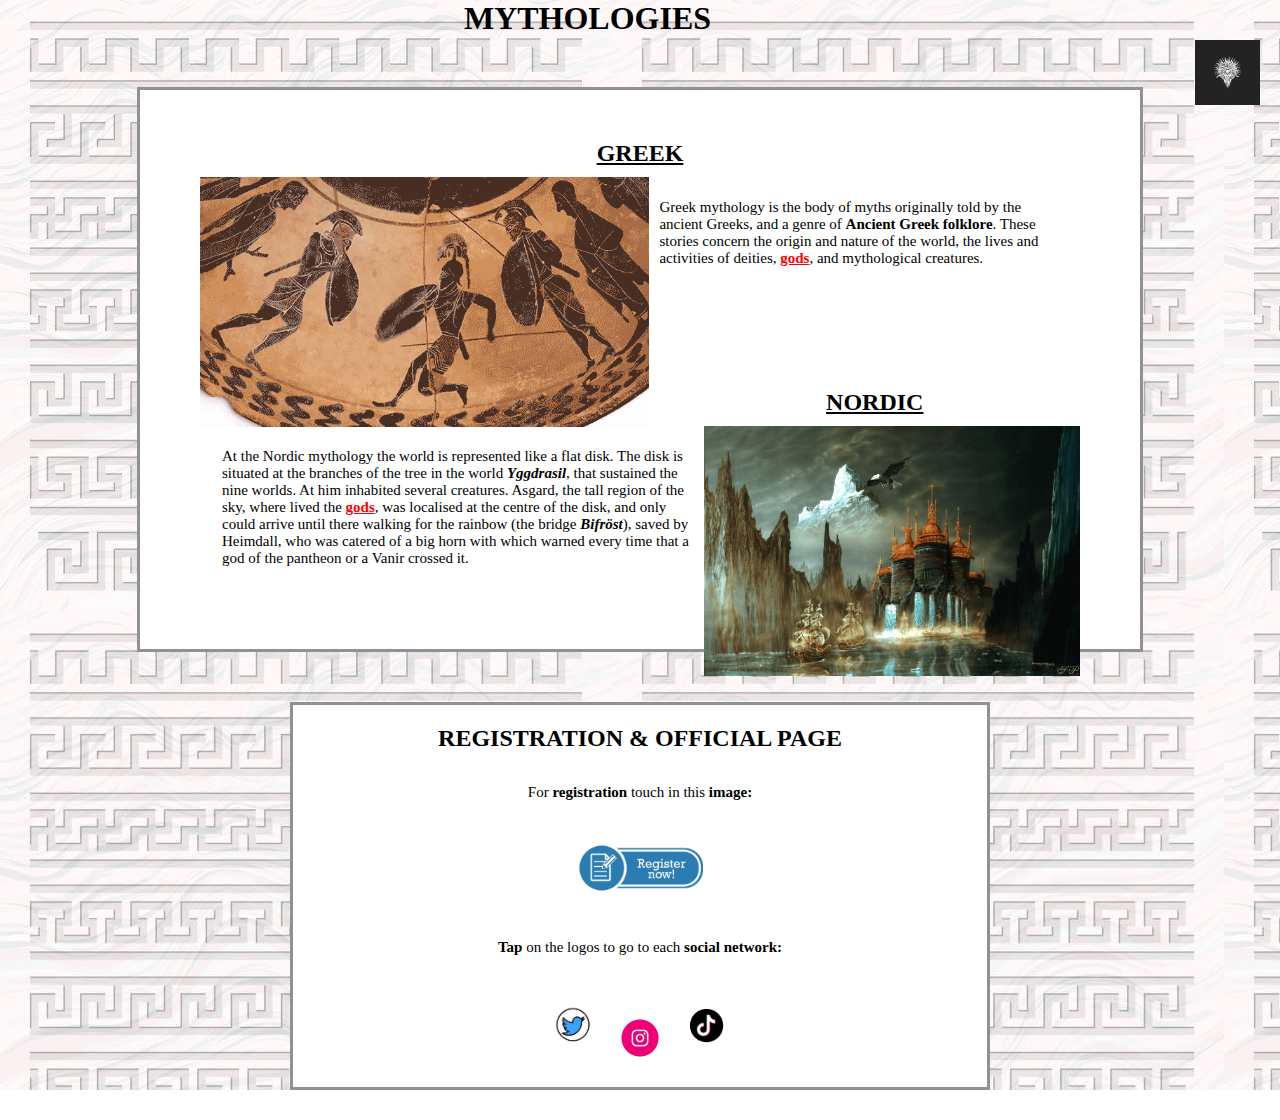
<file: index.html>
<!DOCTYPE html>
<html lang="en">

<head>
    <meta charset="utf-8">
    <title>MYTHOLOGIES</title>
    <link href="CSS/style.css" type="text/css" rel="stylesheet">
</head>

<body>
    <div class="div-image-fondo-todo">
        <img src="IMAGES/logo.jpg" class="logo">
        <header>
            <h1><a>MYTHOLOGIES</a></h1>

        </header>
        <article class="fondoinicio">
            <section>
                <h2><a href="GREEK/greek.html" class="coltitulos">GREEK</a></h2>

                <img src="IMAGES/provagifindex.gif" class="imagesIndexGreek">

                <p>Greek mythology is the body of myths originally told by the ancient Greeks, and a genre of <a class="negritapalabras">Ancient
                    Greek
                    folklore</a>. These stories concern the origin and nature of the world, the lives and activities of
                    deities,
                    <a href="GREEK/godsGreek.html" class="colpalabras">gods</a>, and mythological creatures.</p>
            </section>
            <section>
                <h2><a href="NORDIC/nordic.html" class="coltitulos">NORDIC</a></h2>

                <img src="IMAGES/provafigindex2.gif" class="imagesIndexNordic">
                <p>At the Nordic mythology the world is represented like a flat disk. The disk is situated at the
                    branches of the tree in the world <a class="negritapalabras"><i>Yggdrasil</i></a>, that sustained the nine worlds. At him inhabited
                    several
                    creatures.
                    Asgard, the tall region of the sky, where lived the <a href="NORDIC/godsNordic.html"
                        class="colpalabras">gods</a>, was
                    localised at the centre of the disk, and
                    only could arrive until there walking for the rainbow (the bridge <a class="negritapalabras"><i>Bifröst</i></a>), saved by
                    Heimdall, who
                    was
                    catered of a big horn with which warned every time that a god of the pantheon or a Vanir crossed it.
                </p>
            </section>
        </article>
        <footer class="fondogreek">
            <h2><a class="coltitulos">REGISTRATION & OFFICIAL PAGE</a></h2>
            <p>For <a class="negritapalabras">registration</a> touch in this <a class="negritapalabras">image:</a> </p>
            <a href="registration.html"><img src="IMAGES/4.gif" class="fotosRegistro"></a>
            <div>
                <p><a class="negritapalabras">Tap</a> on the logos to go to each <a class="negritapalabras">social
                        network:</a></p>
                <a href="https://twitter.com/MythologiesEFR"><img src="IMAGES/1.webp" class="fotosTwitter"></a>
                <a href="https://instagram.com/mythologiesefr"><img src="IMAGES/2.gif" class="fotosInsta"></a>
                <a href="https://www.tiktok.com/@mythologiesefr?is_from_webapp=1&sender_device=pc"><img
                        src="IMAGES/3.gif" class="fotosTwitter"></a>
            </div>

        </footer>
</body>

</html>
</file>
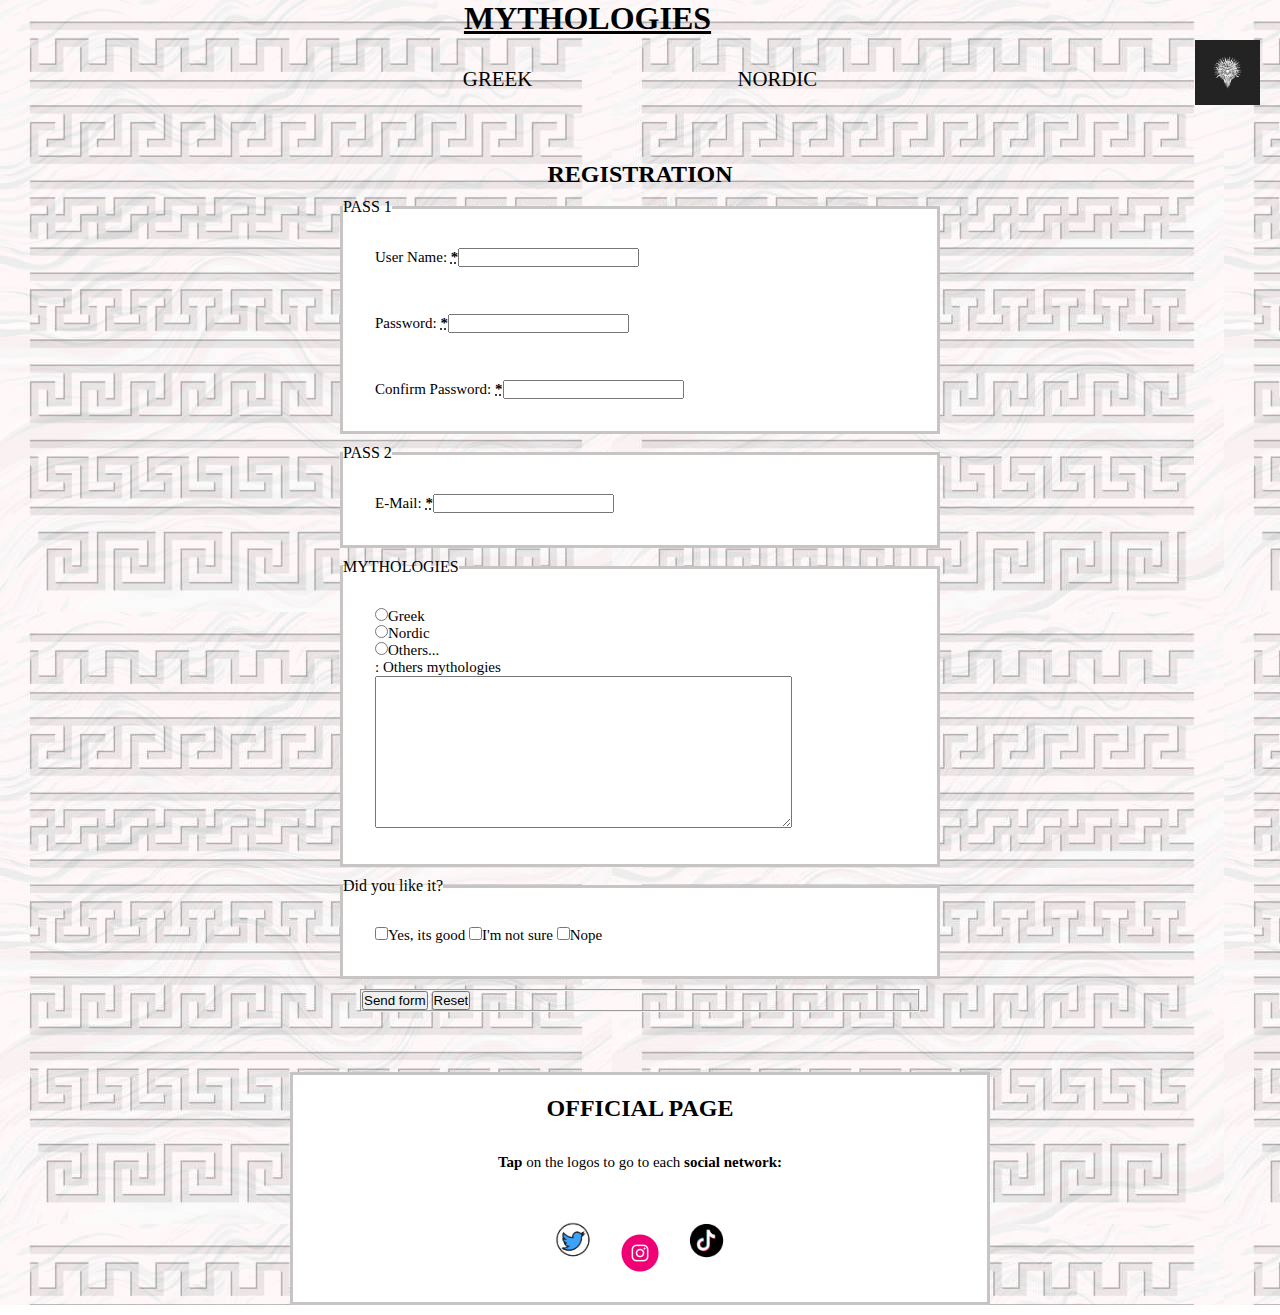
<file: registration.html>
<!DOCTYPE html>
<html lang="en">

<head>
    <meta charset="utf-8">
    <title>MYTHOLOGIES</title>
    <link href="CSS/style.css" type="text/css" rel="stylesheet">
</head>

<body>
    <div class="div-image-fondo-todo">
        <img src="IMAGES/logo.jpg" class="logo">

        <header>
            <h1><a href="index.html" class="coltitulos">MYTHOLOGIES</a></h1>

            <nav>
                <ul>
                    <li><a href="GREEK/greek.html">GREEK</a></li>
                    <li><a href="NORDIC/nordic.html">NORDIC</a></li>
                </ul>
            </nav>
        </header>
        <section>
            <h2>REGISTRATION</h2>
            <fieldset class="fondoregistre">
                <legend>PASS 1</legend>
                <p>
                    User Name: <strong><abbr title="required">*</abbr></strong><input name="username" type="text" />
                </p>
                <p>
                    Password: <strong><abbr title="required">*</abbr></strong><input name="password" type="password" />
                </p>
                <p>
                    Confirm Password: <strong><abbr title="required">*</abbr></strong><input name="confirm"
                        type="password" />
                </p>
            </fieldset>

            <fieldset class="fondoregistre">
                <legend>PASS 2</legend>
                <p>
                    E-Mail: <strong><abbr title="required">*</abbr></strong><input name="E-Mail" type="text" />
                </p>
            </fieldset>
            <fieldset class="fondoregistre">
                <legend>MYTHOLOGIES</legend>
                <p>
                    <input type="radio" name="PC" value="G">Greek<br>
                    <input type="radio" name="PC" value="N">Nordic<br>
                    <input type="radio" name="PC" value="O">Others...
                    <legend>: Others mythologies</legend>
                    <textarea name="comments" rows="10" cols="50"></textarea>

                </p>
            </fieldset>
            <fieldset class="fondoregistre">
                <legend>Did you like it?</legend>
                <p>
                    <input type="checkbox" name="like_1">Yes, its good
                    <input type="checkbox" name="like_2">I'm not sure
                    <input type="checkbox" name="like_3">Nope
                </p>
            </fieldset>

            <fieldset class="bottons">
                <input type="submit" value="Send form">
                <input type="reset" value="Reset">
            </fieldset>

        </section>

        <footer class="fondoregistre">
            <h2><a>OFFICIAL PAGE</a></h2>
            <div>
                <p><a class="negritapalabras">Tap</a> on the logos to go to each <a class="negritapalabras">social
                        network:</a></p>
                        <a href="https://twitter.com/MythologiesEFR"><img src="IMAGES/1.webp" class="fotosTwitter"></a>

                <a href="https://instagram.com/mythologiesefr"><img src="IMAGES/2.gif" class="fotosInsta"></a>
                <a href="https://www.tiktok.com/@mythologiesefr?is_from_webapp=1&sender_device=pc"><img
                        src="IMAGES/3.gif" class="fotosTwitter"></a>
            </div>

        </footer>
</body>

</html>
</file>
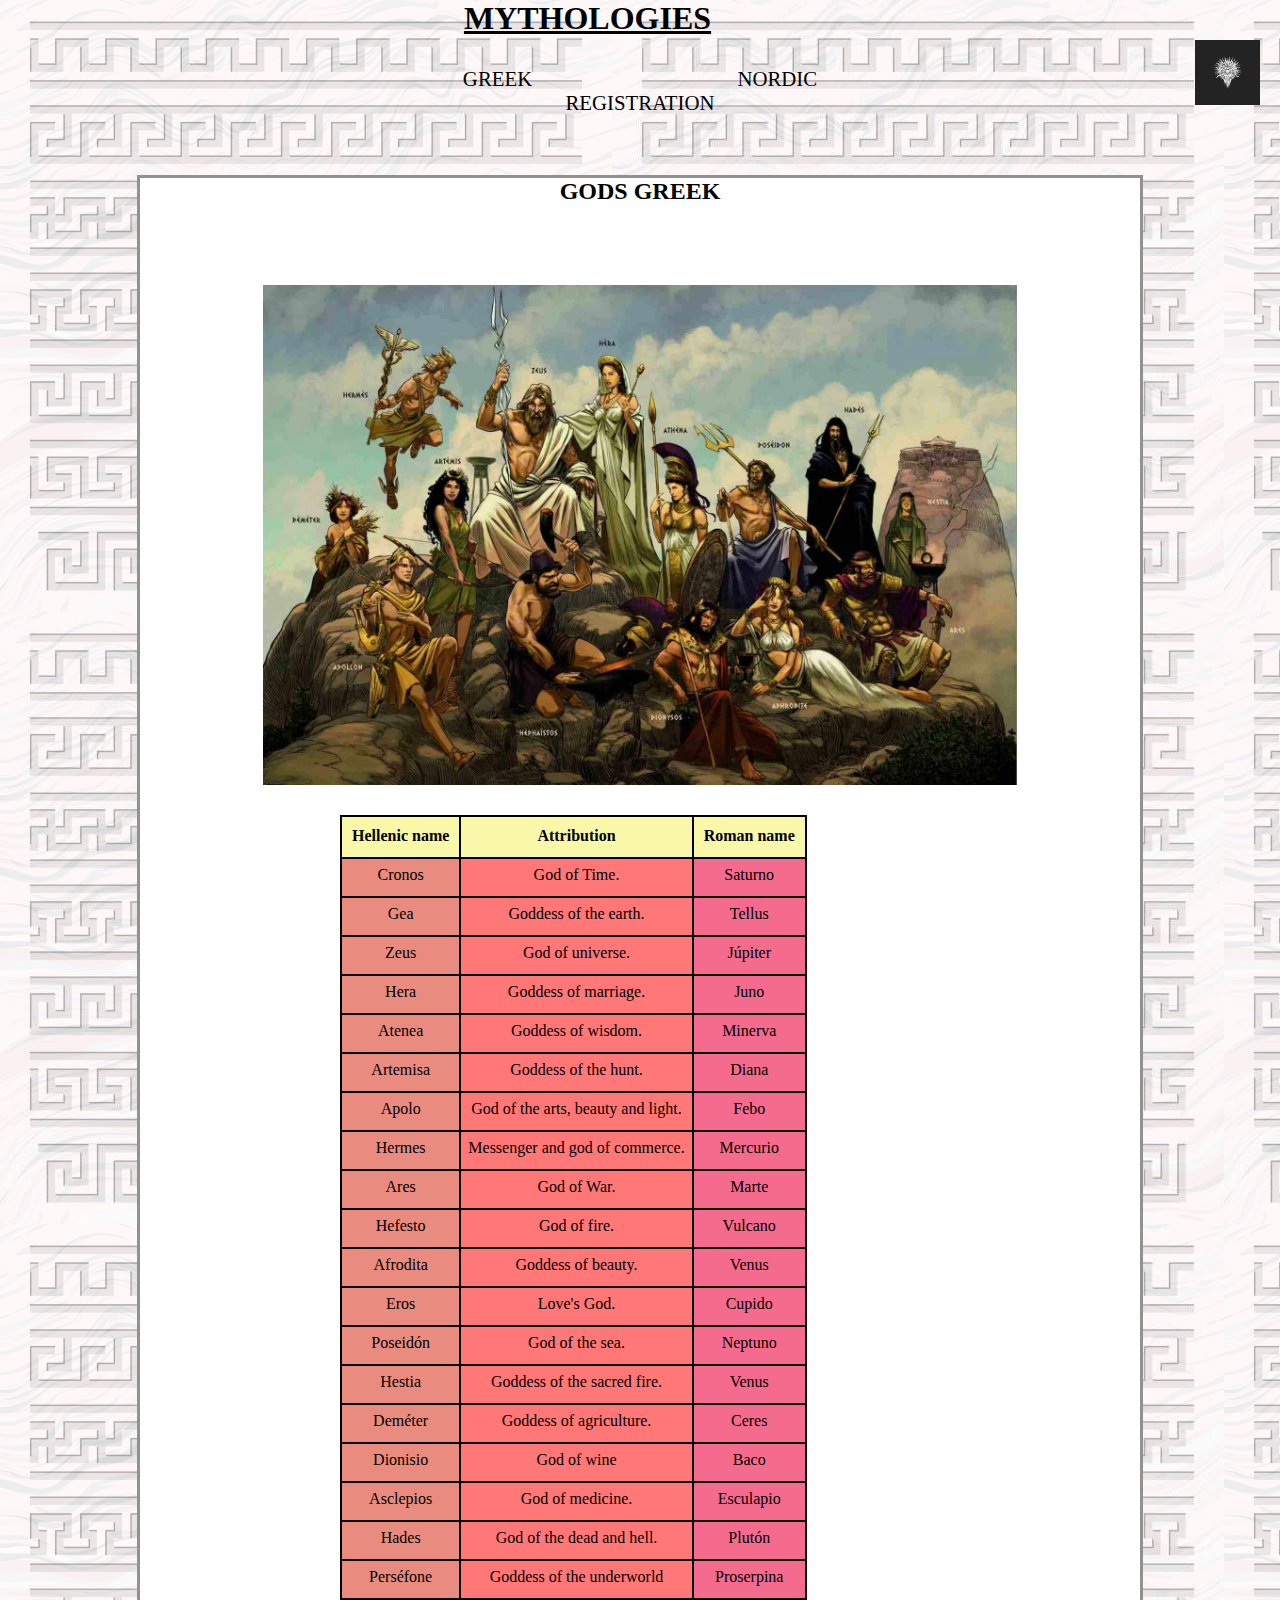
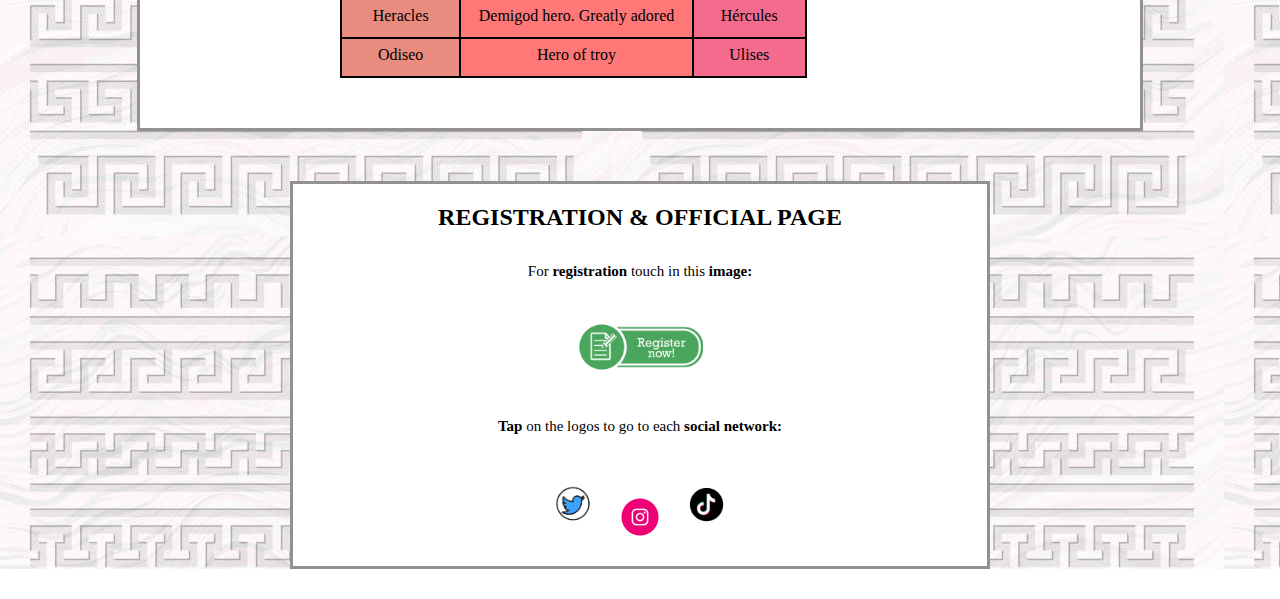
<file: GREEK/godsGreek.html>
<!DOCTYPE html>
<html lang="en">

<head>
    <meta charset="utf-8">
    <title>MYTHOLOGIES</title>
    <link href="../CSS/style.css" type="text/css" rel="stylesheet">
</head>

<body>
    <div class="div-image-fondo-greek">
        <img src="../IMAGES/logo.jpg" class="logo">
        <header>
            <h1><a href="../index.html" class="coltitulos">MYTHOLOGIES</a></h1>
            <nav>
                <ul>
                    <li><a href="../GREEK/greek.html">GREEK</a></li>
                    <li><a href="../NORDIC/nordic.html">NORDIC</a></li>
                    <li><a href="../registration.html">REGISTRATION</a></li>
                </ul>
            </nav>
        </header>
        <article class="fondogreek">
            <h2>GODS GREEK</h2>
            <section>
                <img src="../IMAGES/GodsGreeks.jpg" class="godsgreeks">
                <table>
                    <thead>
                        <tr>
                            <th>Hellenic name</th>
                            <th>Attribution</th>
                            <th>Roman name</th>
                        </tr>
                    </thead>
                    <tbody>
                        <tr>
                            <td class="hellenicname">Cronos</td>
                            <td class="attribution">God of Time.</td>
                            <td>Saturno</td>
                        </tr>
                        <tr>
                            <td class="hellenicname">Gea</td>
                            <td class="attribution">Goddess of the earth.</td>
                            <td>Tellus</td>
                        </tr>
                        <tr>
                            <td class="hellenicname">Zeus</td>
                            <td class="attribution">God of universe.</td>
                            <td>Júpiter</td>
                        </tr>
                        <tr>
                            <td class="hellenicname">Hera</td>
                            <td class="attribution">Goddess of marriage.</td>
                            <td>Juno</td>
                        </tr>
                        <tr>
                            <td class="hellenicname">Atenea</td>
                            <td class="attribution">Goddess of wisdom.</td>
                            <td>Minerva</td>
                        </tr>
                        <tr>
                            <td class="hellenicname">Artemisa</td>
                            <td class="attribution">Goddess of the hunt.</td>
                            <td>Diana</td>
                        </tr>
                        <tr>
                            <td class="hellenicname">Apolo</td>
                            <td class="attribution">God of the arts, beauty and light.</td>
                            <td>Febo</td>
                        </tr>
                        <tr>
                            <td class="hellenicname">Hermes</td>
                            <td class="attribution">Messenger and god of commerce.</td>
                            <td>Mercurio</td>
                        </tr>
                        <tr>
                            <td class="hellenicname">Ares</td>
                            <td class="attribution">God of War.</td>
                            <td>Marte</td>
                        </tr>
                        <tr>
                            <td class="hellenicname">Hefesto</td>
                            <td class="attribution">God of fire.</td>
                            <td>Vulcano</td>
                        </tr>
                        <tr>
                            <td class="hellenicname">Afrodita</td>
                            <td class="attribution">Goddess of beauty.</td>
                            <td>Venus</td>
                        </tr>
                        <tr>
                            <td class="hellenicname">Eros</td>
                            <td class="attribution">Love's God.</td>
                            <td>Cupido</td>
                        </tr>
                        <tr>
                            <td class="hellenicname">Poseidón</td>
                            <td class="attribution">God of the sea.</td>
                            <td>Neptuno</td>
                        </tr>
                        <tr>
                            <td class="hellenicname">Hestia</td>
                            <td class="attribution">Goddess of the sacred fire.</td>
                            <td>Venus</td>
                        </tr>
                        <tr>
                            <td class="hellenicname">Deméter</td>
                            <td class="attribution">Goddess of agriculture.</td>
                            <td>Ceres</td>
                        </tr>
                        <tr>
                            <td class="hellenicname">Dionisio</td>
                            <td class="attribution">God of wine</td>
                            <td>Baco</td>
                        </tr>
                        <tr>
                            <td class="hellenicname">Asclepios</td>
                            <td class="attribution">God of medicine.</td>
                            <td>Esculapio</td>
                        </tr>
                        <tr>
                            <td class="hellenicname">Hades</td>
                            <td class="attribution">God of the dead and hell.</td>
                            <td>Plutón</td>
                        </tr>
                        <tr>
                            <td class="hellenicname">Perséfone</td>
                            <td class="attribution">Goddess of the underworld</td>
                            <td>Proserpina </td>
                        </tr>
                        <tr>
                            <td class="hellenicname">Heracles</td>
                            <td class="attribution">Demigod hero. Greatly adored</td>
                            <td>Hércules</td>
                        </tr>
                        <tr>
                            <td class="hellenicname">Odiseo</td>
                            <td class="attribution">Hero of troy</td>
                            <td>Ulises</td>
                        </tr>
                    </tbody>
                </table>
            </section>
        </article>
        <footer class="fondogreek">
            <h2><a class="coltitulos">REGISTRATION & OFFICIAL PAGE</a></h2>
            <p>For <a class="negritapalabras">registration</a> touch in this <a class="negritapalabras">image:</a> </p>
            <a href="../registration.html"><img src="../IMAGES/4.gif" class="fotosRegistro"></a>
            <div>
                <p><a class="negritapalabras">Tap</a> on the logos to go to each <a class="negritapalabras">social
                        network:</a></p>
                <a href="https://twitter.com/MythologiesEFR"><img src="../IMAGES/1.webp" class="fotosTwitter"></a>
                <a href="https://instagram.com/mythologiesefr"><img src="../IMAGES/2.gif" class="fotosInsta"></a>
                <a href="https://www.tiktok.com/@mythologiesefr?is_from_webapp=1&sender_device=pc"><img
                        src="../IMAGES/3.gif" class="fotosTwitter"></a>
            </div>

        </footer>
</body>

</html>
</file>
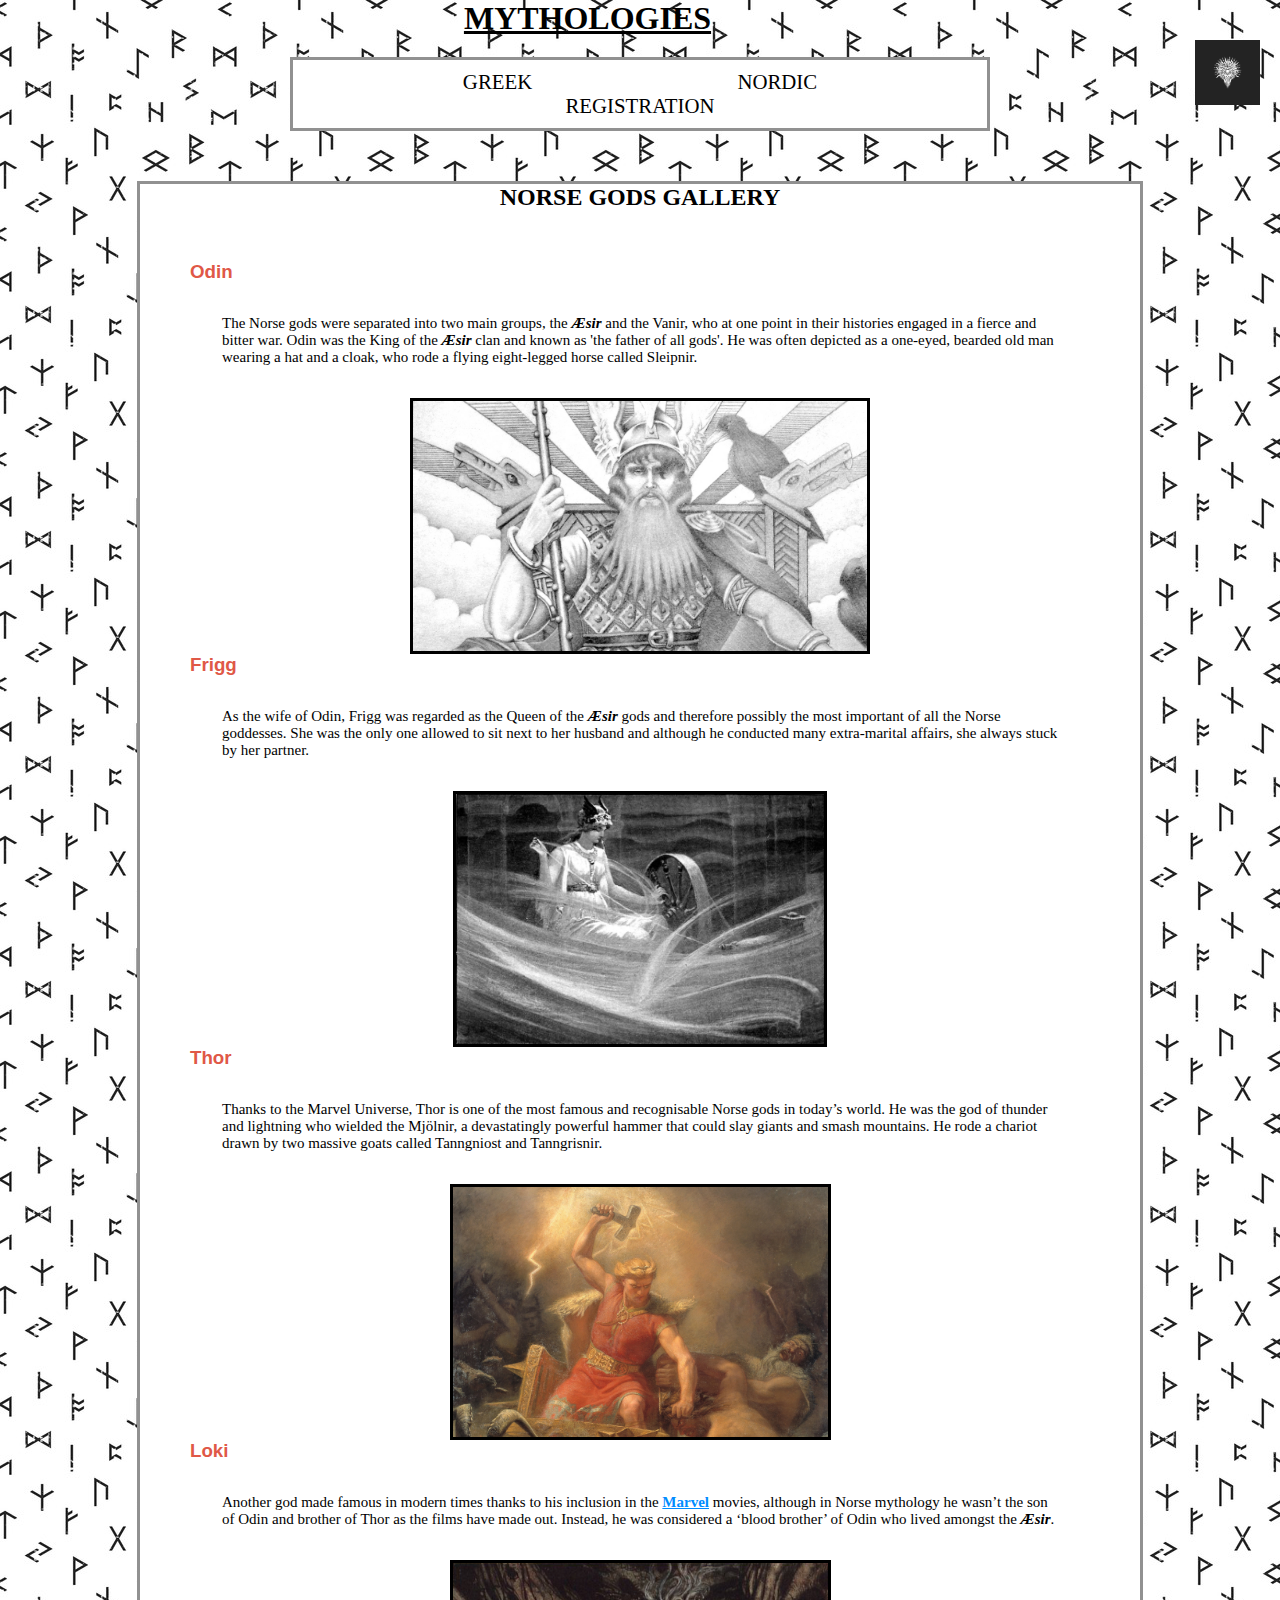
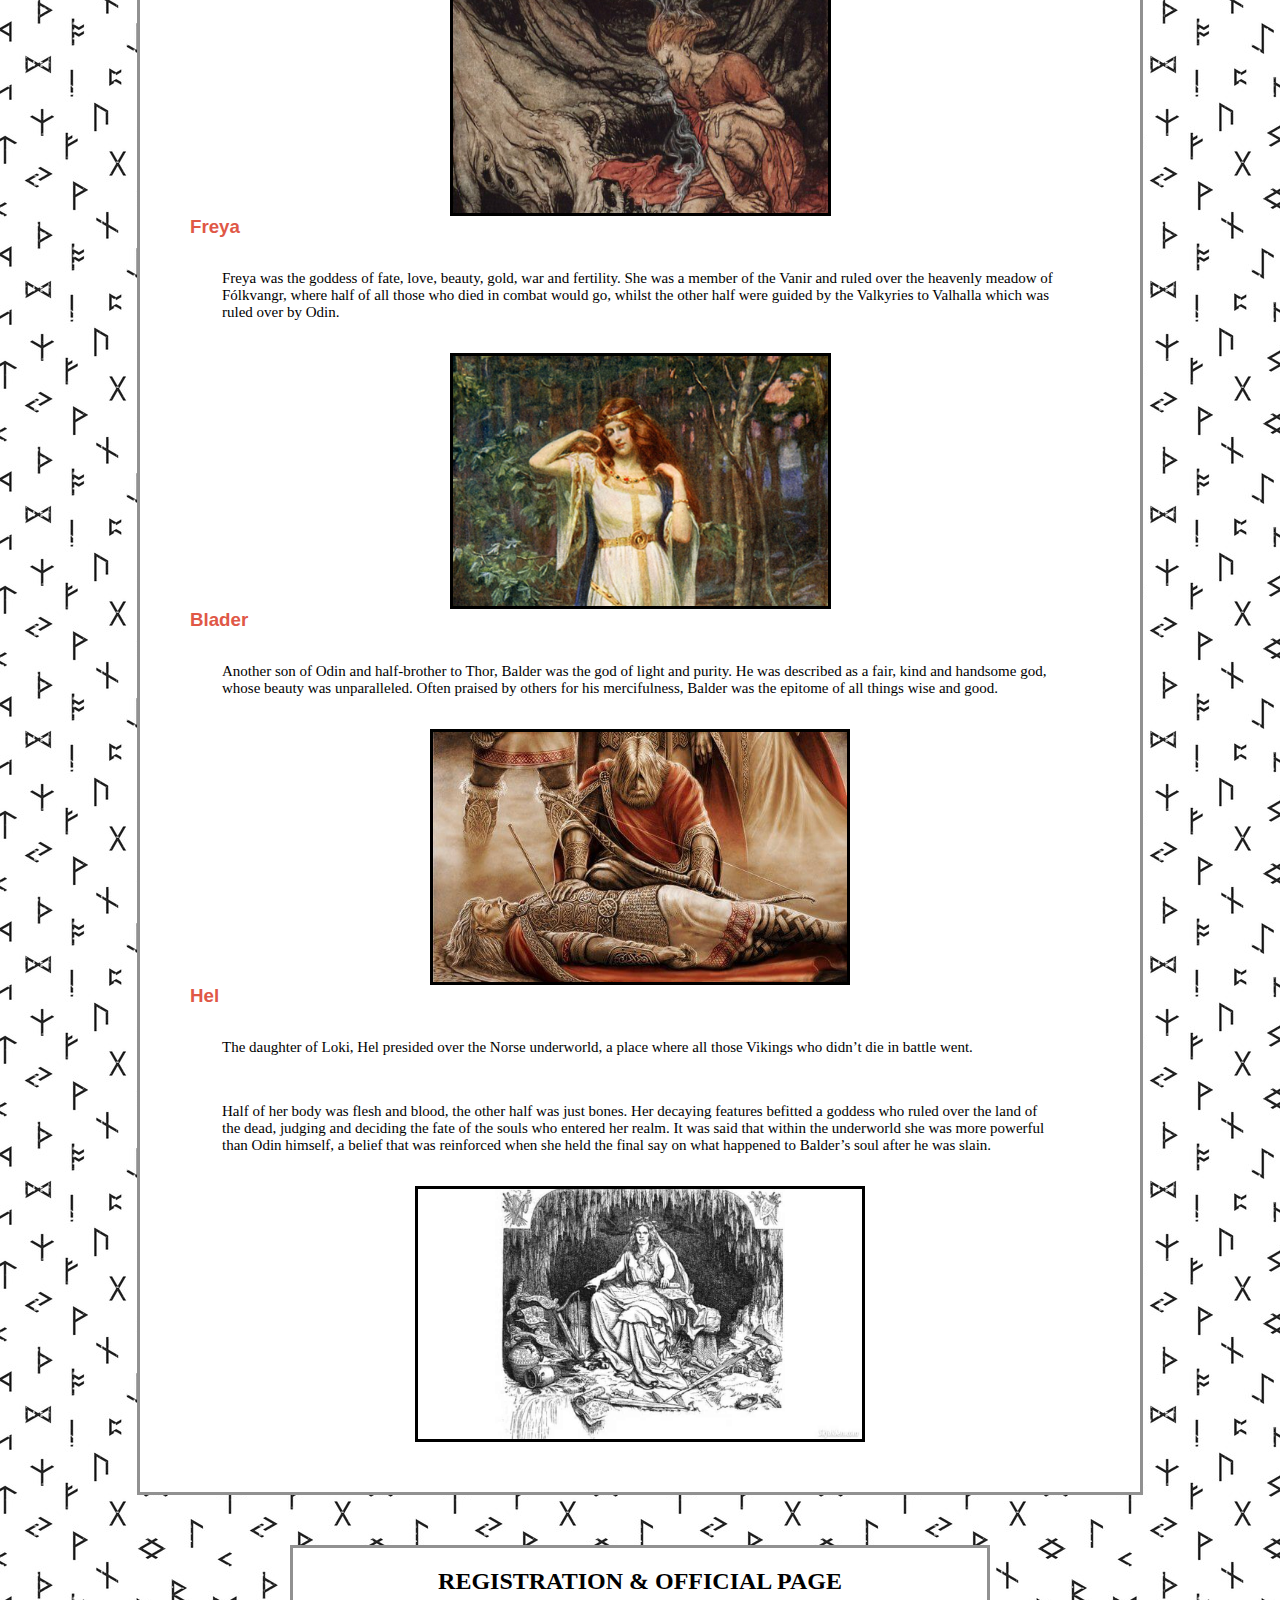
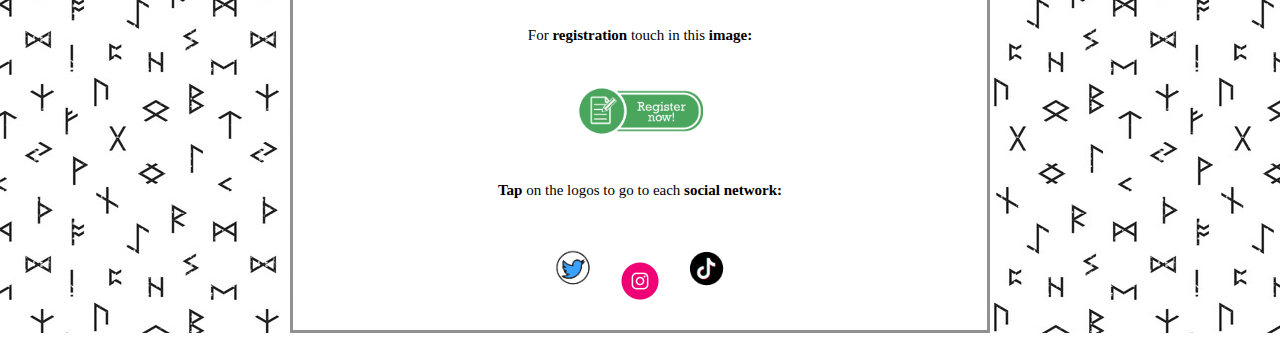
<file: NORDIC/godsNordic.html>
<!DOCTYPE html>
<html lang="en">

<head>
    <meta charset="utf-8">
    <title>MYTHOLOGIES</title>
    <link href="../CSS/style.css" type="text/css" rel="stylesheet">
</head>

<body>
    <div class="div-image-fondo-nordic">
        <img src="../IMAGES/logo.jpg" class="logo">

        <header>
            <h1><a href="../index.html" class="coltitulos">MYTHOLOGIES</a></h1>
            <nav class="fondonordic">
                <ul>
                    <li><a href="../GREEK/greek.html">GREEK</a></li>
                    <li><a href="../NORDIC/nordic.html">NORDIC</a></li>
                    <li><a href="../registration.html">REGISTRATION</a></li>
                </ul>
            </nav>
        </header>
        <article  class="fondonordic">
            <h2><a class="coltitulos">NORSE GODS GALLERY</a></h2>
            <section>
                <h3>Odin</h3>
                <p>The Norse gods were separated into two main groups, the <a class="negritapalabras"><i>Æsir</i></a>
                    and the Vanir, who at one point
                    in their
                    histories engaged in a fierce and bitter war. Odin was the King of the <a
                        class="negritapalabras"><i>Æsir</i></a> clan and known as
                    'the
                    father of all gods'. He was often depicted as a one-eyed, bearded old man wearing a hat and a cloak,
                    who rode a flying eight-legged horse called Sleipnir.</p>
                <img src="../IMAGES/Odín.jpg" class="godsnordic">

                <h3>Frigg</h3>
                <p>As the wife of Odin, Frigg was regarded as the Queen of the <a
                        class="negritapalabras"><i>Æsir</i></a> gods and therefore possibly
                    the most
                    important of all the Norse goddesses. She was the only one allowed to sit next to her husband and
                    although he conducted many extra-marital affairs, she always stuck by her partner.</p>
                <img src="../IMAGES/Frigg.jpg" class="godsnordic">

                <h3>Thor</h3>
                <p>Thanks to the Marvel Universe, Thor is one of the most famous and recognisable Norse gods in today’s
                    world. He was the god of thunder and lightning who wielded the Mjölnir, a devastatingly powerful
                    hammer that could slay giants and smash mountains. He rode a chariot drawn by two massive goats
                    called Tanngniost and Tanngrisnir.</p>
                <img src="../IMAGES/Thor.jpg" class="godsnordic">

                <h3>Loki</h3>
                <p>Another god made famous in modern times thanks to his inclusion in the <a
                        href="https://es.wikipedia.org/wiki/Universo_cinematogr%C3%A1fico_de_Marvel"
                        class="collinks">Marvel</a> movies, although in
                    Norse mythology he wasn’t the son of Odin and brother of Thor as the films have made out. Instead,
                    he was considered a ‘blood brother’ of Odin who lived amongst the <a
                        class="negritapalabras"><i>Æsir</i></a>.</p>
                <img src="../IMAGES/Loki.jpg" class="godsnordic">

                <h3>Freya</h3>
                <p>Freya was the goddess of fate, love, beauty, gold, war and fertility. She was a member of the Vanir
                    and ruled over the heavenly meadow of Fólkvangr, where half of all those who died in combat would
                    go, whilst the other half were guided by the Valkyries to Valhalla which was ruled over by Odin.</p>
                <img src="../IMAGES/Freya.jpg" class="godsnordic">

                <h3>Blader</h3>
                <p>Another son of Odin and half-brother to Thor, Balder was the god of light and purity. He was
                    described as a fair, kind and handsome god, whose beauty was unparalleled. Often praised by others
                    for his mercifulness, Balder was the epitome of all things wise and good.</p>
                <img src="../IMAGES/Blader.jpg" class="godsnordic">

                <h3>Hel</h3>
                <p>The daughter of Loki, Hel presided over the Norse underworld, a place where all those Vikings who
                    didn’t die in battle went.</p>

                <p> Half of her body was flesh and blood, the other half was just bones. Her decaying features befitted
                    a goddess who ruled over the land of the dead, judging and deciding the fate of the souls who
                    entered her realm. It was said that within the underworld she was more powerful than Odin himself, a
                    belief that was reinforced when she held the final say on what happened to Balder’s soul after he
                    was slain.</p>
                <img src="../IMAGES/Hel.jpg" class="godsnordic">
            </section>
        </article>
        <footer class="fondonordic">
            <h2><a class="coltitulos">REGISTRATION & OFFICIAL PAGE</a></h2>
            <p>For <a class="negritapalabras">registration</a> touch in this <a class="negritapalabras">image:</a> </p>
            <a href="../registration.html"><img src="../IMAGES/4.gif" class="fotosRegistro"></a>
            <div>
                <p><a class="negritapalabras">Tap</a> on the logos to go to each <a class="negritapalabras">social
                        network:</a></p>
                <a href="https://twitter.com/MythologiesEFR"><img src="../IMAGES/1.webp" class="fotosTwitter"></a>
                <a href="https://instagram.com/mythologiesefr"><img src="../IMAGES/2.gif" class="fotosInsta"></a>
                <a href="https://www.tiktok.com/@mythologiesefr?is_from_webapp=1&sender_device=pc"><img
                        src="../IMAGES/3.gif" class="fotosTwitter"></a>
            </div>
        </footer>
</body>

</html>
</file>
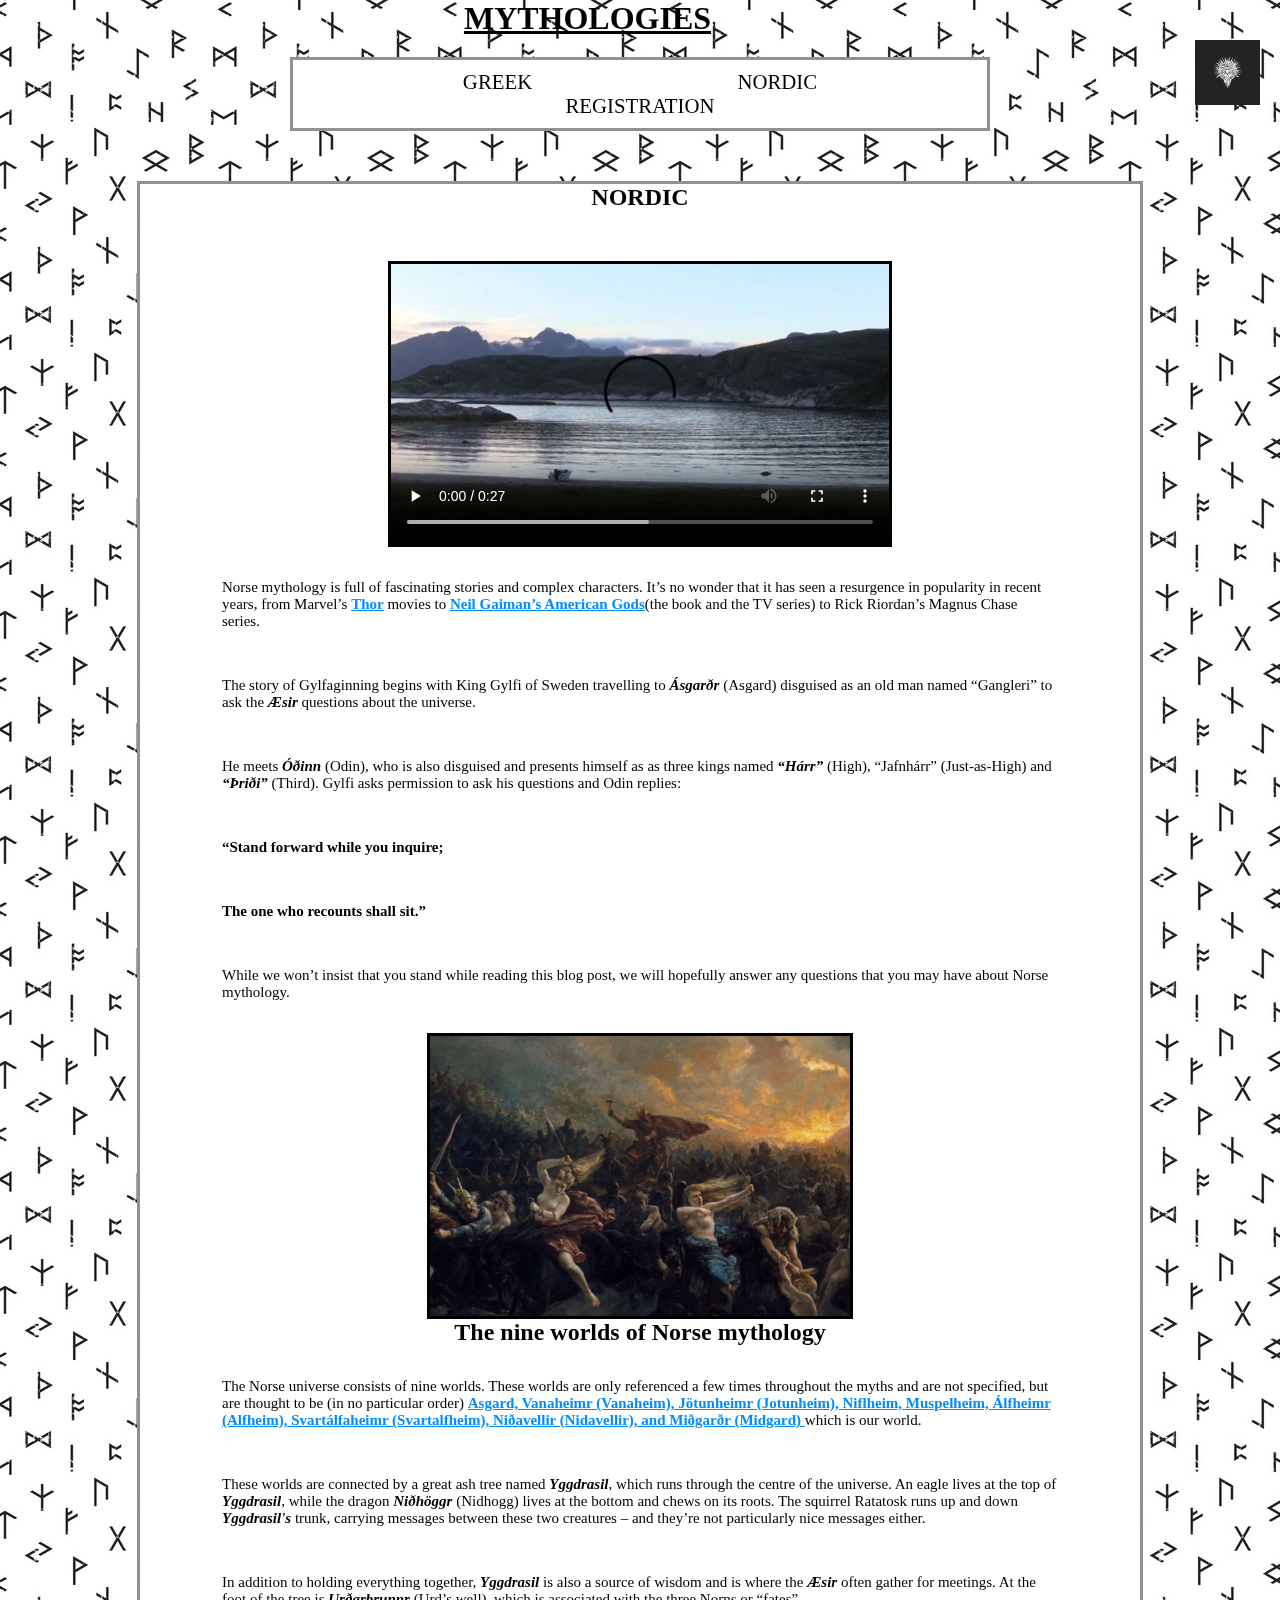
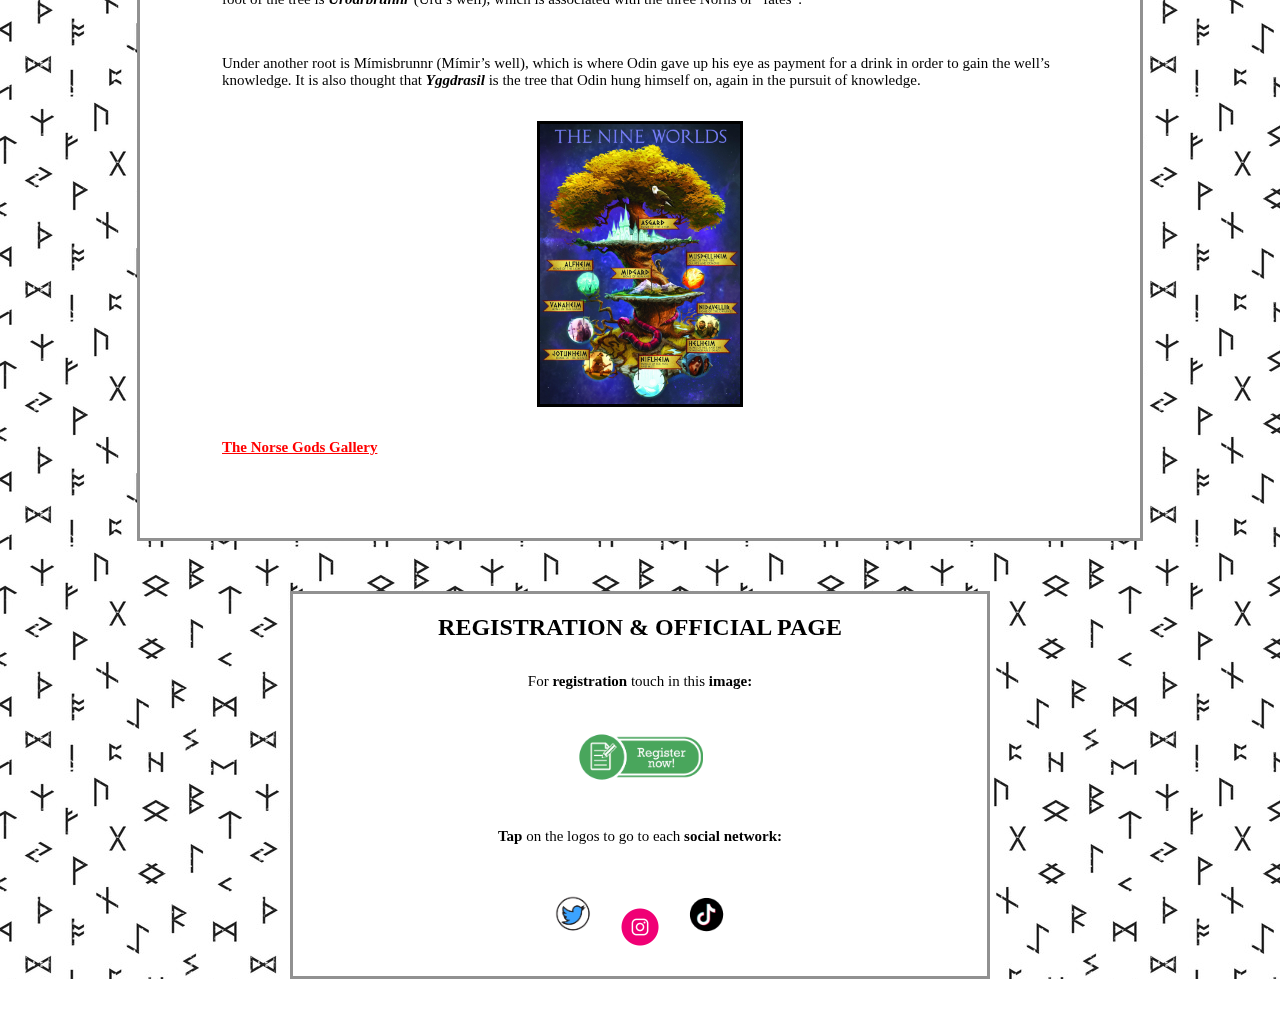
<file: NORDIC/nordic.html>
<!DOCTYPE html>
<html lang="en">

<head>
    <meta charset="utf-8">
    <title>MYTHOLOGIES</title>
    <link href="../CSS/style.css" type="text/css" rel="stylesheet">

</head>

<body>
    <div class="div-image-fondo-nordic">
        <img src="../IMAGES/logo.jpg" class="logo">

        <header>
            <h1><a href="../index.html" class="coltitulos">MYTHOLOGIES</a></h1>

            <nav class="fondonordic">
                <ul>
                    <li><a href="../GREEK/greek.html">GREEK</a></li>
                    <li><a href="../NORDIC/nordic.html">NORDIC</a></li>
                    <li><a href="../registration.html">REGISTRATION</a></li>
                </ul>
            </nav>
        </header>
        <article class="fondonordic">
            <h2><a class="coltitulos">NORDIC</a></h2>
            <section>
                <figure>
                    <video src="../VIDEOS/Scandinavia - 1410.mp4" type="video/mp4" class="nordicphoto" controls>
                </figure>
                <p>Norse mythology is full of fascinating stories and complex characters. It’s no wonder that it has
                    seen a resurgence in popularity in recent years, from Marvel’s <a
                        href="https://es.wikipedia.org/wiki/Thor_(pel%C3%ADcula)" class="collinks">Thor</a> movies to <a
                        href="https://en.wikipedia.org/wiki/American_Gods" class="collinks"> Neil Gaiman’s
                        American
                        Gods</a>(the book and the TV series) to Rick Riordan’s Magnus Chase series.</p>

                <p>The story of Gylfaginning begins with King Gylfi of Sweden travelling to <a
                        class="negritapalabras"><i>Ásgarðr</i></a> (Asgard)
                    disguised
                    as an old man named “Gangleri” to ask the <a class="negritapalabras"><i>Æsir</i></a> questions about
                    the universe.</p>

                <p>He meets <a class="negritapalabras"><i>Óðinn</i></a> (Odin), who is also disguised and presents
                    himself as as three kings named
                    <a class="negritapalabras"><i>“Hárr”</i></a>
                    (High), “Jafnhárr” (Just-as-High) and <a class="negritapalabras"><i>“Þriði”</i></a> (Third). Gylfi asks permission to ask his questions
                    and Odin replies:</p>
                <p><a class="negritapalabras">“Stand forward while you inquire;</a></p>
                <p><a class="negritapalabras">The one who recounts shall sit.”</a></p>
                <p> While we won’t insist that you stand while reading this blog post, we will hopefully answer any
                    questions that you may have about Norse mythology.</p>
                <img src="../IMAGES/Nordic.jpg" class="nordicphoto">
                <h2>The nine worlds of Norse mythology</h2>
                <p>The Norse universe consists of nine worlds. These worlds are only referenced a few times throughout
                    the myths and are not specified, but are thought to be (in no particular order) <a
                        href="https://skjalden.com/nine-realms-in-norse-mythology/" class="collinks">Asgard, Vanaheimr
                        (Vanaheim),
                        Jötunheimr (Jotunheim), Niflheim, Muspelheim, Álfheimr (Alfheim), Svartálfaheimr
                        (Svartalfheim), Niðavellir (Nidavellir), and Miðgarðr (Midgard) </a>
                    which is our world.</p>

                <p>These worlds are connected by a great ash tree named <a class="negritapalabras"><i>Yggdrasil</i></a>,
                    which runs through the centre
                    of the
                    universe. An eagle lives at the top of <a class="negritapalabras"><i>Yggdrasil</i></a>, while the
                    dragon <a class="negritapalabras"><i>Niðhöggr</i></a> (Nidhogg)
                    lives at the
                    bottom and chews on its roots. The squirrel Ratatosk runs up and down <a
                        class="negritapalabras"><i>Yggdrasil's</i></a> trunk,
                    carrying
                    messages between these two creatures – and they’re not particularly nice messages either.</p>

                <p>In addition to holding everything together, <a class="negritapalabras"><i>Yggdrasil</i></a> is also a
                    source of wisdom and is where
                    the
                    <a class="negritapalabras"><i>Æsir</i></a> often gather for meetings. At the foot of the tree is <a
                        class="negritapalabras"><i>Urðarbrunnr</i></a> (Urd’s well),
                    which is
                    associated with the three Norns or “fates”.
                </p>

                <p>Under another root is Mímisbrunnr (Mímir’s well), which is where Odin gave up his eye as payment for
                    a drink in order to gain the well’s knowledge. It is also thought that <a
                        class="negritapalabras"><i>Yggdrasil</i></a> is the tree
                    that
                    Odin hung himself on, again in the pursuit of knowledge.</p>
                <img src="../IMAGES/NineWorlds.jpeg" class="nordicphoto">
                <p><a href="../NORDIC/godsNordic.html" class="colpalabras">The Norse Gods Gallery</a></p>
            </section>
        </article>
        <footer class="fondonordic">
            <h2><a class="coltitulos">REGISTRATION & OFFICIAL PAGE</a></h2>
            <p>For <a class="negritapalabras">registration</a> touch in this <a class="negritapalabras">image:</a> </p>
            <a href="../registration.html"><img src="../IMAGES/4.gif" class="fotosRegistro"></a>
            <div>
                <p><a class="negritapalabras">Tap</a> on the logos to go to each <a class="negritapalabras">social
                        network:</a></p>
                <a href="https://twitter.com/MythologiesEFR"><img src="../IMAGES/1.webp" class="fotosTwitter"></a>
                <a href="https://instagram.com/mythologiesefr"><img src="../IMAGES/2.gif" class="fotosInsta"></a>
                <a href="https://www.tiktok.com/@mythologiesefr?is_from_webapp=1&sender_device=pc"><img
                        src="../IMAGES/3.gif" class="fotosTwitter"></a>
            </div>

        </footer>

</body>

</html>
</file>
<file: CSS/style.css>
*{
    margin: 0;
    padding: 0;
}

/*CLASES BASIQUES*/
p{
    padding: 15px;
    margin: 17px;
    font-size: 15px;
    font-family: 'Bebas Neue';
}

article{
    width: 1000px;
    margin: 50px auto;
}

section{
    margin: 10px;
    padding: 40px;
}

main{
    text-align: center;
}

footer{
    text-align: center;
    margin: 30px 290px;
    padding: 20px;
}

/*FINAL CLASES BASIQUES*/




/*TITULS*/
h1, h2{
    text-align: center;
    font-family: 'Zen Dots';
}

h3{
    font-family: 'Anton', sans-serif;
}
/*FINAL DELS TITULS*/




/*LLISTES*/
ul{
    list-style: none;
}

nav {
    font-size: 1.3rem;
    text-align: center;
    padding: 10px;
    margin:  20px 290px;
}

nav #fondonordic{
    border-width: 3px;
    border-style: solid;
    border-color: rgb(0, 0, 0);
}

nav li{
    display: inline;
    padding: 20px 100px;
}

nav a {
    color: black;
    text-decoration: solid;
}
/*FINAL LLISTES*/




/*TOTES LES IMAGES */
.div-image-fondo-nordic{
    background-image: url(../IMAGES/fondonordic.jpeg);
}

.div-image-fondo-greek{
    background-image: url(../IMAGES/fondogreek.jpeg);
}

.div-image-fondo-todo{
    background-image: url(../IMAGES/fondogreek.jpeg);
}

.logo{
    float: right;
    height: 65px;
    margin: 40px 20px;
}

.imagesIndexGreek{
    height: 250px;
    float: left;
    padding: 10px;
}

.imagesIndexNordic{
    height: 250px;
    float: right;
    padding: 10px;
}

.fotosTwitter{
    height: 75px;
}

.fotosRegistro{
    padding: 10px;
    height: 50px;
    
}

.fotosInsta{
    height: 50px;
}

.greekphoto{
    height: 280px;
    display: block;
    margin-left: auto;
    margin-right: auto;
    border-width: 3px;
    border-style: solid;
    border-color: rgb(0, 0, 0);
}

.godsgreeks{
    height: 500px;
    padding: 30px;
    display: block;
    margin-left: auto;
    margin-right: auto;
    
}

.nordicphoto{
    height: 280px;
    display: block;
    margin-left: auto;
    margin-right: auto;
    border-width: 3px;
    border-style: solid;
    border-color: rgb(0, 0, 0);
}

.godsnordic{
    height: 250px;
    display: block;
    margin-left: auto;
    margin-right: auto;
    border-width: 3px;
    border-style: solid;
    border-color: rgb(0, 0, 0);
}
/*FINAL IMAGES*/




/*COLOR DE FONDOS Y BORDES*/
.fondonordic{
    background-color: #fff;
    border-width: 3px;
    border-style: solid;
    border-color: rgb(145, 145, 145);
}

.fondogreek{
    
    background-color: #fff;
    border-width: 3px;
    border-style: solid;
    border-color: rgb(145, 145, 145);
}

.fondoinicio{
    background-color: #fff;
    border-width: 3px;
    border-style: solid;
    border-color: rgb(145, 145, 145);
}

.fondoregistre{
    border-width: 3px;
    border-style: solid;
    border-color: rgb(199, 196, 196);
    background-color: rgb(255, 255, 255);
    margin: 10px 290px;
}

.bottons{
    margin: 10px 310px;
}
/*FINAL COLOR DE FONDOS Y BORDES*/




/*TABLA DELS DEUS GREEKS*/
table{
    margin: 0px 150px;
}
table, th, td{
    text-align: center;
    border-collapse: collapse;
    border: 2px solid;
}

th{
    padding: 10px 10px;
    padding-bottom: 12px;
    background-color: #f5f36f98;
}

td{
    padding: 7px 7px;
    padding-bottom: 12px;
    background-color:#f02b5cb2;
}

.hellenicname{
    background-color: #e05947b2;
}

.attribution{
    background-color: #ff000088;
}
/*FINAL TABLA DELS DEUS GREEKS*/




/*TIPOS DE LETRA*/
.coltitulos{
    color: black;
}

.colpalabras{
    color: rgb(255, 0, 0);
    font-weight: bolder;

}

.collinks{
    color: rgb(0, 140, 255);
    font-weight: bolder;

}

.negritapalabras{
    font-weight: bolder;

}

h3{
    color: #E05847;
}
/*FINAL TIPOS DE LETRA*/



/*AMPLIACION FOTOS/TEXTO*/
footer a img:hover{
    height: 90px;
}

article section h2:hover{
    font-size: 30px;
}

article section p a:hover{
    font-size: 17px
}

article section h3:hover{
    font-size: 23px;
    color: #a81057;
}
/*FINAL AMPLIACION FOTOS/TEXTO*/
</file>
